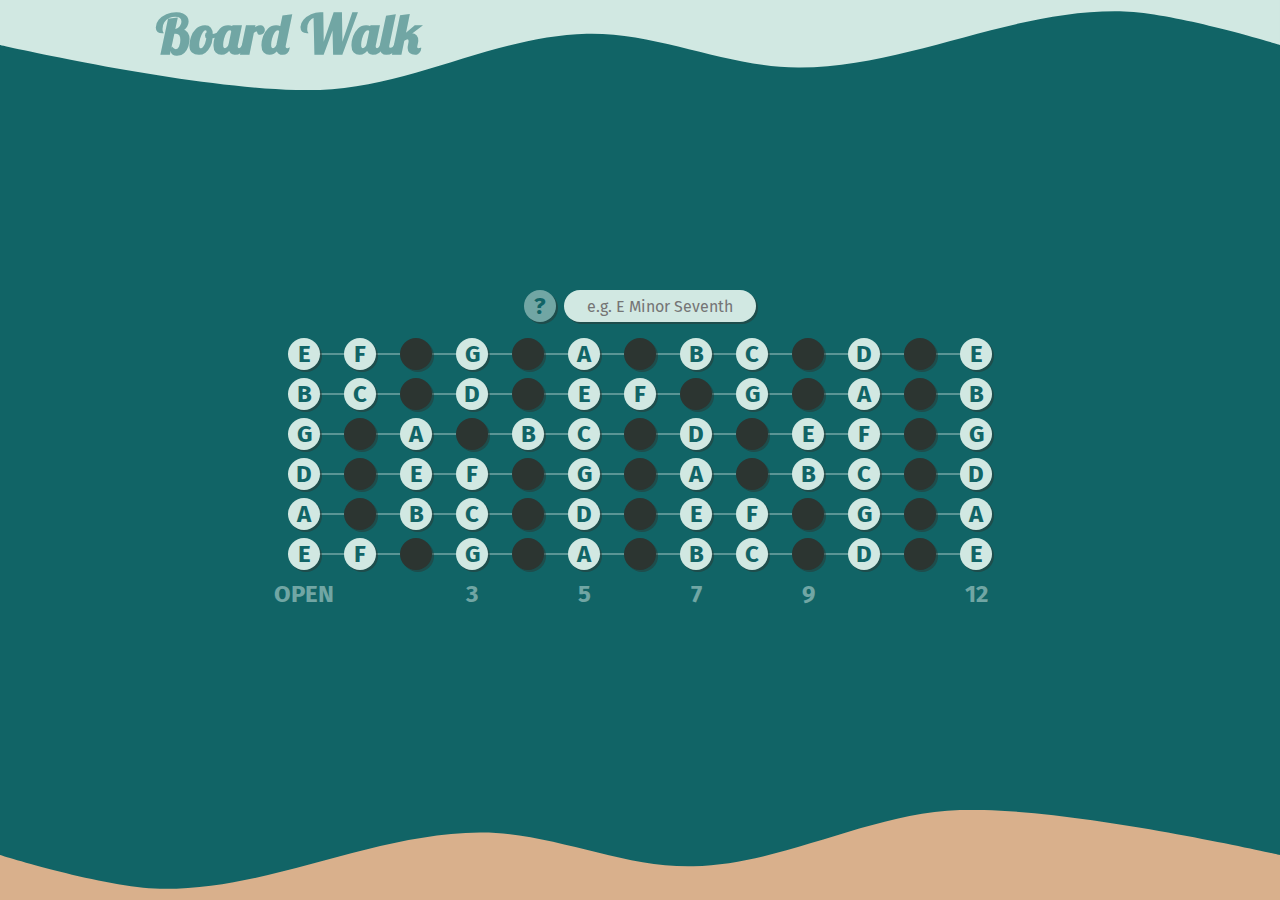
<file: index.html>
<!DOCTYPE html>
<html lang="en">
<head>
    <meta charset="UTF-8" />
    <meta name="viewport" content="width=device-width, initial-scale=1" />
    <title>Board Walk</title>
    <link rel="icon" type="image/x-icon" href="favicon.ico">
    <link href="style.css" rel="stylesheet" />
    <script>navigator.serviceWorker.register("service-worker.js")</script>
    <link rel="manifest" href="manifest.json" />
</head>
<body>
    <header>
        <svg id="headerWave"
             viewBox="0 0 508 42.333"
             preserveAspectRatio="none"
             xmlns="http://www.w3.org/2000/svg">
            <path d="m0 21.167s84.118 22.862 127 21.15c36.333-1.4506 69.487-25.36 105.83-26.442 28.701-0.85388 55.954 16.163 84.667 15.875 43.24-0.43344 83.766-27.314 127-26.458 21.814 0.43179 63.5 15.875 63.5 15.875v-21.167h-508z"
                  fill="currentcolor" />
        </svg>
        <h1>Board Walk</h1>
    </header>
    <main>
        <nav>
            <button class="notes" id="help">?</button>
            <input class="notes"
                   id="prompt"
                   name="key"
                   type="text"
                   autocomplete="off"
                   placeholder="e.g. E Minor Seventh" />
        </nav>
        <div id="fretboardContainer" class="sixString"></div>
    </main>
    <footer>
        <svg id="footerWave"
             viewBox="0 0 508 42.333"
             preserveAspectRatio="none"
             xmlns="http://www.w3.org/2000/svg">
            <path d="m0 21.167s84.118 22.862 127 21.15c36.333-1.4506 69.487-25.36 105.83-26.442 28.701-0.85388 55.954 16.163 84.667 15.875 43.24-0.43344 83.766-27.314 127-26.458 21.814 0.43179 63.5 15.875 63.5 15.875v-21.167h-508z"
                  fill="currentcolor" />
        </svg>
    </footer>
    <div id="modalContainer">
        <div id="modal">
            <div id="topBar">
                <button class="notes" id="close">✖</button>
            </div>
            <div class="card">
                <h2>About</h2>
                <section>
                    <p>
                        Board Walk is meant to help you learn your fretboard.
                        Type the name of a note, scale, or chord in the search bar to
                        highlight the relevant notes. It's also <a href="https://github.com/mildew-stank/Board-Walk/tree/main">open source</a>.
                    </p>
                </section>
            </div>
            <div class="card">
                <h2>Scales</h2>
                <section>
                    <ul>
                        <li>Major</li>
                        <li>Minor</li>
                        <li>Pentatonic Major</li>
                        <li>Pentatonic Minor</li>
                    </ul>
                </section>
            </div>
            <div class="card">
                <h2>Chords</h2>
                <section>
                    <ul>
                        <li>Major Triad</li>
                        <li>Minor Triad</li>
                        <li>Major Seventh</li>
                        <li>Minor Seventh</li>
                    </ul>
                    <ul>
                        <li>Power</li>
                        <li>Dominant Seventh</li>
                        <li>Diminished</li>
                        <li>Diminished Seventh</li>
                    </ul>
                    <ul>
                        <li>Major Diad</li>
                        <li>Minor Diad</li>
                        <li>Augmented</li>
                        <li>Augmented Seventh</li>
                    </ul>
                </section>
            </div>
            <div class="card">
                <h2>Instruments</h2>
                <section>
                    <ul>
                        <li>Guitar</li>
                        <li>Bass</li>
                        <li>Ukulele</li>
                        <li>Violin</li>
                    </ul>
                    <ul>
                        <li>Viola</li>
                        <li>Cello</li>
                        <li>Mandolin</li>
                    </ul>
                </section>
            </div>
        </div>
    </div>
    <script src="main.js"></script>
</body>
</html>
</file>
<file: style.css>
@import url("https://fonts.googleapis.com/css2?family=Fira+Sans:wght@400;700&family=Lobster&display=swap");

:root {
    --foam: #d1e8e2;
    --weakfoam: #71a6a4;
    --black: #2c3531;
    --ocean: #116466;
    --sand: #d9b08c;
    --highlight: #f1c40f;
}

body {
    background-color: var(--ocean);
    margin: 0;
    display: flex;
    flex-direction: column;
    justify-content: space-between;
    height: 100vh;
    overflow: hidden;
}

#headerWave {
    color: var(--foam);
    vertical-align: top;
    height: min(10vh, 10vw);
    width: 100vw;
}

h1 {
    color: var(--weakfoam);
    font-family: Lobster, Helvetica, sans-serif;
    font-size: min(6vh, 5vw);
    font-weight: 800;
    margin: 0;
    position: absolute;
    top: 0%;
    left: 22.5%;
    transform: translate(-50%, 0%);
}

main {
    display: flex;
    flex-direction: column;
    align-items: center;
}

nav {
    display: flex;
}

#help {
    width: 2rem;
    height: 2rem;
    border: none;
    background-color: var(--weakfoam);
}

    #help:hover {
        background-color: var(--foam);
        cursor: pointer;
    }

#prompt {
    width: 12rem;
    height: 2rem;
    border-radius: 100rem;
    border: none;
    color: var(--black);
    text-align: center;
    padding: 0;
    margin-left: 0.5rem;
    margin-bottom: 1rem;
    font-size: 1rem;
    font-weight: 400;
    outline: none;
    caret-color: var(--weakfoam);
}

#fretboardContainer {
    display: grid;
}

.sixString {
    grid-template-rows: repeat(7, 2rem);
    grid-template-columns: repeat(13, 2rem);
    gap: 0.5rem 1.5rem;
    grid-template-areas:
        "a1 a2 a3 a4 a5 a6 a7 a8 a9 a10 a11 a12 a13"
        "b1 b2 b3 b4 b5 b6 b7 b8 b9 b10 b11 b12 b13"
        "c1 c2 c3 c4 c5 c6 c7 c8 c9 c10 c11 c12 c13"
        "d1 d2 d3 d4 d5 d6 d7 d8 d9 d10 d11 d12 d13"
        "e1 e2 e3 e4 e5 e6 e7 e8 e9 e10 e11 e12 e13"
        "f1 f2 f3 f4 f5 f6 f7 f8 f9 f10 f11 f12 f13"
        "g1 g2 g3 g4 g5 g6 g7 g8 g9 g10 g11 g12 g13";
    background-image: url('data:image/svg+xml,<svg viewBox="0 0 89.958 89.958" xmlns="http://www.w3.org/2000/svg"><g stroke="%23d1e8e280" stroke-width=".52917"><path d="m0 5.2917h89.958"/><path d="m0 18.521h89.958"/><path d="m0 31.75h89.958"/><path d="m0 44.979h89.958"/><path d="m0 58.208h89.958"/><path d="m0 71.437h89.958"/></g></svg>');
}

.fourString {
    grid-template-rows: repeat(5, 2rem);
    grid-template-columns: repeat(13, 2rem);
    gap: 0.5rem 1.5rem;
    grid-template-areas:
        "a1 a2 a3 a4 a5 a6 a7 a8 a9 a10 a11 a12 a13"
        "b1 b2 b3 b4 b5 b6 b7 b8 b9 b10 b11 b12 b13"
        "c1 c2 c3 c4 c5 c6 c7 c8 c9 c10 c11 c12 c13"
        "d1 d2 d3 d4 d5 d6 d7 d8 d9 d10 d11 d12 d13"
        "e1 e2 e3 e4 e5 e6 e7 e8 e9 e10 e11 e12 e13";
    background-image: url('data:image/svg+xml,<svg viewBox="0 0 89.958 63.5" xmlns="http://www.w3.org/2000/svg"><g transform="translate(0 -26.458)" fill="none" stroke="%23d1e8e280" stroke-width=".52917"><path d="m0 31.75h89.958"/><path d="m0 44.979h89.958"/><path d="m0 58.208h89.958"/><path d="m0 71.437h89.958"/></g></svg>');
}

.notes {
    background-color: var(--foam);
    color: var(--ocean);
    aspect-ratio: 1;
    border-radius: 50%;
    box-shadow: 0.125rem 0.125rem 0 #2c353180;
    font-family: "Fira Sans", sans-serif;
    font-size: 1.5em;
    font-weight: 700;
    display: flex;
    align-items: center;
    justify-content: center;
}

    .notes.blacks {
        background-color: var(--black);
    }

.labels {
    background: none;
    box-shadow: none;
    color: #d1e8e280;
}

/*modal elements*/

#modalContainer {
    visibility: hidden;
    overflow-y: scroll;
    position: fixed;
    display: flex;
    top: 0;
    left: 0;
    width: 100vw;
    height: 100vh;
}

#modal {
    background-color: #71a6a4cc;
    color: var(--black);
    font-family: "Fira Sans", sans-serif;
    border-radius: 1em;
    max-width: 46rem;
    margin: auto;
    display: flex;
    flex-flow: row wrap;
    border-top: solid var(--black) 2rem;
    padding-bottom: 1rem;
}

#topBar {
    flex: 1 1 auto;
    display: flex;
    flex-direction: column;
}

#close {
    width: 2rem;
    height: 2rem;
    color: var(--foam);
    border-radius: 100rem;
    margin-top: -2rem;
    align-self: flex-end;
    border: none;
    background: none;
    box-shadow: none;
}

    #close:hover {
        color: var(--highlight);
        cursor: pointer;
    }

.card {
    border-radius: 1rem;
    background-color: var(--foam);
    margin: 1rem;
    padding-top: 1rem;
    box-shadow: 0.125rem 0.125rem 0 #2c353180;
    margin-bottom: 0rem;
    flex: 1 1 auto;
}

h2 {
    margin: 0;
    color: var(--weakfoam);
    margin-left: 1rem;
}

section {
    display: flex;
    flex-flow: row wrap;
    justify-content: start;
}

p {
    margin: 1rem;
}

a {
    color: var(--ocean);
}

ul {
    padding-left: 0;
    list-style-type: none;
    margin: 1rem;
}

#footerWave {
    color: var(--sand);
    transform: rotate(180deg);
    vertical-align: bottom;
    height: min(10vh, 10vw);
    width: 100vw;
}

/*media queries*/

@media (orientation: portrait) {
    nav {
        margin-left: 1rem;
    }

    .sixString {
        grid-template-rows: repeat(13, 2em);
        grid-template-columns: repeat(7, 2em);
        gap: 1em 0.5em;
        margin-left: -1.5rem;
        grid-template-areas:
            "g1  f1  e1  d1  c1  b1  a1"
            "g2  f2  e2  d2  c2  b2  a2"
            "g3  f3  e3  d3  c3  b3  a3"
            "g4  f4  e4  d4  c4  b4  a4"
            "g5  f5  e5  d5  c5  b5  a5"
            "g6  f6  e6  d6  c6  b6  a6"
            "g7  f7  e7  d7  c7  b7  a7"
            "g8  f8  e8  d8  c8  b8  a8"
            "g9  f9  e9  d9  c9  b9  a9"
            "g10 f10 e10 d10 c10 b10 a10"
            "g11 f11 e11 d11 c11 b11 a11"
            "g12 f12 e12 d12 c12 b12 a12"
            "g13 f13 e13 d13 c13 b13 a13";
        background-image: url('data:image/svg+xml,<svg version="1.1" viewBox="0 0 89.958 89.958" xmlns="http://www.w3.org/2000/svg"><g stroke="%23d1e8e280" stroke-width=".52917"><path d="m84.667 7.8294e-6v89.958"/><path d="m71.437 7.8294e-6v89.958"/><path d="m58.208 7.8294e-6v89.958"/><path d="m44.979 7.8294e-6v89.958"/><path d="m31.75 7.8294e-6v89.958"/><path d="m18.521 7.8294e-6v89.958"/></g></svg>');
    }

    .fourString {
        grid-template-rows: repeat(13, 2em);
        grid-template-columns: repeat(5, 2em);
        gap: 1em 0.5em;
        margin-left: -1.5rem;
        grid-template-areas:
            "e1  d1  c1  b1  a1"
            "e2  d2  c2  b2  a2"
            "e3  d3  c3  b3  a3"
            "e4  d4  c4  b4  a4"
            "e5  d5  c5  b5  a5"
            "e6  d6  c6  b6  a6"
            "e7  d7  c7  b7  a7"
            "e8  d8  c8  b8  a8"
            "e9  d9  c9  b9  a9"
            "e10 d10 c10 b10 a10"
            "e11 d11 c11 b11 a11"
            "e12 d12 c12 b12 a12"
            "e13 d13 c13 b13 a13";
        background-image: url('data:image/svg+xml,<svg viewBox="0 0 63.5 89.958" xmlns="http://www.w3.org/2000/svg"><g fill="none" stroke="%23d1e8e280" stroke-width=".52917"><path d="m58.208 7.8294e-6v89.958"/><path d="m44.979 7.8294e-6v89.958"/><path d="m31.75 7.8294e-6v89.958"/><path d="m18.521 7.8294e-6v89.958"/></g></svg>');
    }
}
</file>
